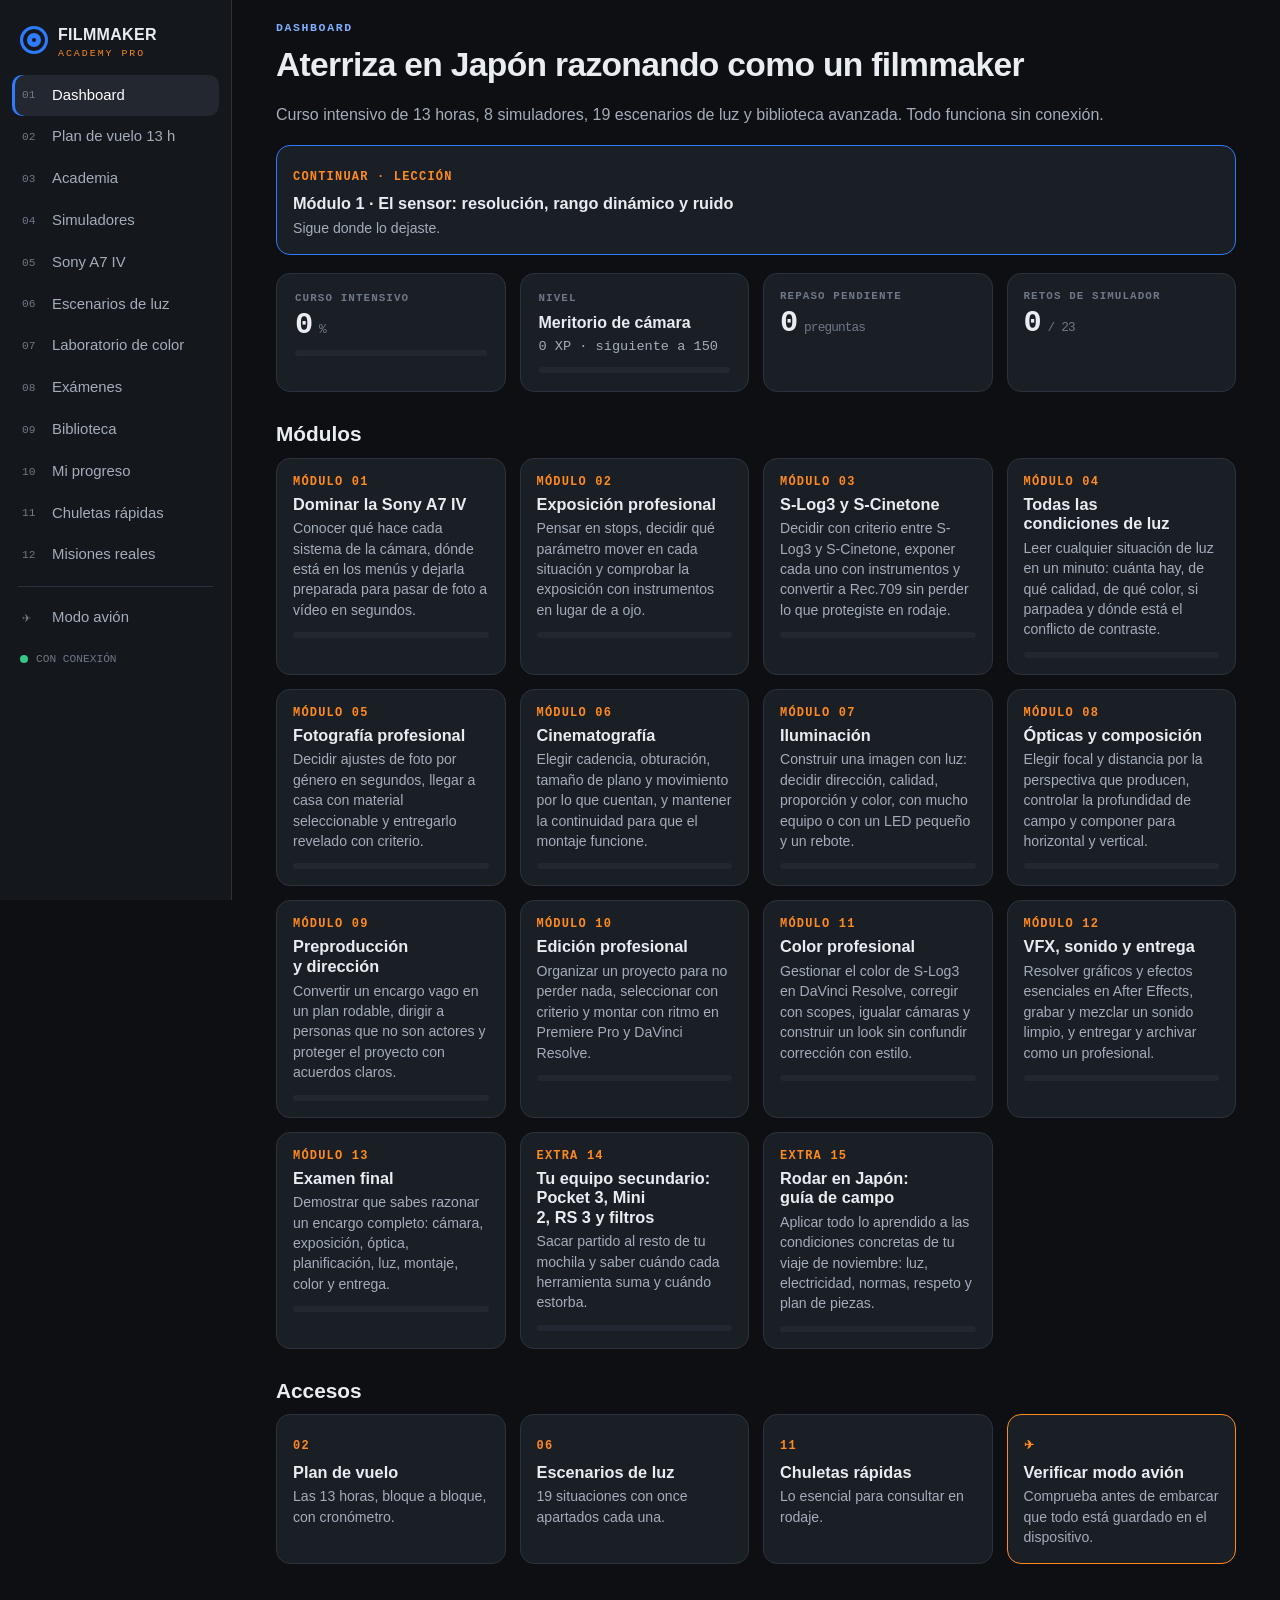
<file: academia/index.html>
<!doctype html>
<html lang="es">
<head>
<meta charset="utf-8">
<meta name="viewport" content="width=device-width, initial-scale=1, viewport-fit=cover">
<title>Filmmaker Academy Pro</title>
<meta name="description" content="Academia audiovisual interactiva y offline: Sony A7 IV, exposición, S-Log3, iluminación, montaje y color.">
<meta name="theme-color" content="#0d0f12">
<meta name="apple-mobile-web-app-capable" content="yes">
<meta name="mobile-web-app-capable" content="yes">
<meta name="apple-mobile-web-app-status-bar-style" content="black-translucent">
<meta name="apple-mobile-web-app-title" content="Academy Pro">
<link rel="manifest" href="manifest.webmanifest">
<link rel="icon" href="icon.svg" type="image/svg+xml">
<link rel="apple-touch-icon" href="apple-touch-icon.png">
<link rel="stylesheet" href="css/app.css">
</head>
<body>
<a class="skip" href="#main">Saltar al contenido</a>
<div id="shell">
  <nav id="side" aria-label="Navegación principal"></nav>
  <main id="main" tabindex="-1"><div class="boot">Cargando academia…</div></main>
  <nav id="tabs" aria-label="Navegación rápida"></nav>
</div>
<div id="toast" role="status" aria-live="polite"></div>
<noscript><p style="padding:2rem;color:#fff">Esta academia necesita JavaScript.</p></noscript>
<script src="precache-manifest.js"></script>
<script type="module" src="js/app.js"></script>
</body>
</html>
</file>
<file: academia/css/app.css>
:root{
  --bg:#0d0f12;--bg2:#14171c;--panel:#1a1e25;--panel2:#222730;--line:#2c323d;
  --tx:#e9edf2;--tx2:#a4adba;--tx3:#6f7887;
  --blue:#2f7bff;--blue2:#7fb0ff;--orange:#ff8a1f;--green:#35c98a;--red:#ff5263;--yellow:#ffd23f;
  --r:14px;--mono:ui-monospace,SFMono-Regular,Menlo,Consolas,monospace;
  --sans:-apple-system,BlinkMacSystemFont,"Segoe UI",Roboto,"Helvetica Neue",Arial,sans-serif;
  --sat:env(safe-area-inset-top,0px);--sab:env(safe-area-inset-bottom,0px);
}
*{box-sizing:border-box}
html{-webkit-text-size-adjust:100%;background:var(--bg)}
body{margin:0;background:var(--bg);color:var(--tx);font:16px/1.6 var(--sans);-webkit-font-smoothing:antialiased;overscroll-behavior-y:none}
a{color:var(--blue2);text-decoration:none}
a:hover{text-decoration:underline}
button,input,select,textarea{font:inherit;color:inherit}
:focus-visible{outline:2px solid var(--blue);outline-offset:2px;border-radius:6px}
.skip{position:absolute;left:-999px}.skip:focus{left:8px;top:8px;background:var(--blue);color:#fff;padding:8px 12px;z-index:99;border-radius:8px}
h1,h2,h3,h4{line-height:1.2;margin:0 0 .5em;text-wrap:balance}
h1{font-size:clamp(1.5rem,4vw,2.1rem);letter-spacing:-.02em}
h2{font-size:1.3rem}h3{font-size:1.1rem;margin-top:1.6em}h4{font-size:1rem;margin-top:1.3em;color:var(--blue2)}
p{margin:0 0 1em}
.mono{font-family:var(--mono);font-variant-numeric:tabular-nums}
.muted{color:var(--tx2)}.small{font-size:.85rem}
.eyebrow{font:600 .72rem/1 var(--mono);letter-spacing:.14em;text-transform:uppercase;color:var(--blue2);margin-bottom:.7rem;display:block}

#shell{display:grid;grid-template-columns:232px 1fr;min-height:100vh}
#side{background:var(--bg2);border-right:1px solid var(--line);padding:calc(18px + var(--sat)) 12px 18px;position:sticky;top:0;height:100vh;overflow:auto}
#side .brand{display:flex;gap:10px;align-items:center;padding:4px 8px 16px;font-weight:700;letter-spacing:.02em}
#side .brand i{width:28px;height:28px;border-radius:50%;border:3px solid var(--blue);box-shadow:inset 0 0 0 4px var(--bg2),inset 0 0 0 9px var(--blue);display:block;flex:none}
#side .brand small{display:block;font:500 .62rem var(--mono);color:var(--orange);letter-spacing:.2em}
#side a{display:flex;align-items:center;gap:10px;padding:9px 10px;border-radius:10px;color:var(--tx2);font-size:.93rem}
#side a:hover{background:var(--panel);text-decoration:none;color:var(--tx)}
#side a.on{background:var(--panel2);color:#fff;box-shadow:inset 3px 0 0 var(--blue)}
#side a b{font:500 .7rem var(--mono);color:var(--tx3);width:20px}
#side .sep{height:1px;background:var(--line);margin:10px 6px}
#side .rec{margin:14px 8px 0;font:500 .7rem var(--mono);color:var(--tx3);display:flex;gap:8px;align-items:center}
.dot{width:8px;height:8px;border-radius:50%;background:var(--green);display:inline-block}.dot.off{background:var(--orange)}
#main{padding:calc(22px + var(--sat)) clamp(16px,4vw,44px) 90px;max-width:1120px;width:100%;margin:0 auto;outline:none;min-width:0}
#tabs{display:none}
.boot{padding:4rem 0;color:var(--tx3);font-family:var(--mono)}

@media(max-width:880px){
  #shell{display:block}
  #side{display:none}
  #side.open{display:block;position:fixed;inset:0;z-index:40;height:auto;width:100%;padding-bottom:90px}
  #tabs{display:grid;grid-template-columns:repeat(5,1fr);position:fixed;left:0;right:0;bottom:0;z-index:50;background:rgba(20,23,28,.94);backdrop-filter:blur(12px);-webkit-backdrop-filter:blur(12px);border-top:1px solid var(--line);padding-bottom:var(--sab)}
  #tabs a,#tabs button{background:none;border:0;padding:9px 2px 8px;text-align:center;color:var(--tx3);font-size:.66rem;display:flex;flex-direction:column;align-items:center;gap:3px;min-height:52px}
  #tabs a:hover{text-decoration:none}
  #tabs .on{color:var(--blue2)}
  #tabs svg{width:22px;height:22px}
  #main{padding-bottom:calc(96px + var(--sab))}
}

.card{background:var(--panel);border:1px solid var(--line);border-radius:var(--r);padding:18px}
.card.flat{background:transparent}
.grid{display:grid;gap:14px}
.g2{grid-template-columns:repeat(auto-fit,minmax(280px,1fr))}
.g3{grid-template-columns:repeat(auto-fit,minmax(220px,1fr))}
.g4{grid-template-columns:repeat(auto-fit,minmax(150px,1fr))}
.row{display:flex;gap:10px;align-items:center;flex-wrap:wrap}
.sp{justify-content:space-between}
.mt{margin-top:18px}.mt2{margin-top:30px}.mb{margin-bottom:18px}
.btn{display:inline-flex;align-items:center;justify-content:center;gap:8px;background:var(--blue);color:#fff;border:0;border-radius:10px;padding:10px 16px;font-weight:600;cursor:pointer;min-height:44px;text-decoration:none!important}
.btn:hover{filter:brightness(1.1)}
.btn.ghost{background:var(--panel2);border:1px solid var(--line);color:var(--tx)}
.btn.warn{background:var(--orange);color:#1a1000}
.btn.sm{padding:6px 12px;min-height:36px;font-size:.88rem}
.btn:disabled{opacity:.4;cursor:not-allowed}
.chip{display:inline-block;font:600 .68rem/1 var(--mono);letter-spacing:.06em;padding:5px 8px;border-radius:6px;background:var(--panel2);color:var(--tx2);border:1px solid var(--line);text-transform:uppercase;white-space:nowrap}
.chip.b{color:var(--blue2);border-color:#254a8f}.chip.o{color:var(--orange);border-color:#7a4a1c}.chip.g{color:var(--green);border-color:#1f6b4c}.chip.r{color:var(--red);border-color:#7c2a33}
.bar{height:6px;background:var(--panel2);border-radius:3px;overflow:hidden}
.bar>i{display:block;height:100%;background:var(--blue);border-radius:3px;transition:width .3s}
.bar.o>i{background:var(--orange)}.bar.g>i{background:var(--green)}
.stat{font:700 1.9rem/1 var(--mono);letter-spacing:-.03em}
.stat small{font-size:.8rem;color:var(--tx3);font-weight:500}
.lbl{font:600 .68rem var(--mono);letter-spacing:.1em;text-transform:uppercase;color:var(--tx3);margin-bottom:6px;display:block}
.tile{display:block;background:var(--panel);border:1px solid var(--line);border-radius:var(--r);padding:16px;color:var(--tx);transition:border-color .15s,transform .15s}
.tile:hover{border-color:var(--blue);text-decoration:none;transform:translateY(-1px)}
.tile h3{margin:6px 0 4px;font-size:1.02rem}
.tile p{margin:0;color:var(--tx2);font-size:.88rem;line-height:1.45}
.tile .n{font:700 .75rem var(--mono);color:var(--orange);letter-spacing:.1em}
.list{list-style:none;margin:0;padding:0}
.list li{border-bottom:1px solid var(--line)}
.list li:last-child{border:0}
.list a,.list label{display:flex;gap:12px;align-items:center;padding:12px 4px;color:var(--tx)}
.list a:hover{text-decoration:none;background:rgba(255,255,255,.03)}
.list .ok{color:var(--green)}
.crumbs{font:500 .78rem var(--mono);color:var(--tx3);margin-bottom:14px;display:flex;gap:8px;flex-wrap:wrap}
.tabsbar{display:flex;gap:6px;overflow-x:auto;margin:14px 0 18px;padding-bottom:4px;scrollbar-width:none}
.tabsbar::-webkit-scrollbar{display:none}
.tabsbar button,.tabsbar a{white-space:nowrap;background:var(--panel);border:1px solid var(--line);border-radius:999px;padding:8px 14px;color:var(--tx2);cursor:pointer;font-size:.88rem;min-height:38px}
.tabsbar .on{background:var(--blue);border-color:var(--blue);color:#fff}

/* prose */
.prose{max-width:72ch}
.prose ul,.prose ol{padding-left:1.25em;margin:0 0 1em}
.prose li{margin:.3em 0}
.prose code{font-family:var(--mono);font-size:.88em;background:var(--panel2);padding:1px 6px;border-radius:5px;color:var(--blue2)}
.prose strong{color:#fff}
.tw{overflow-x:auto;margin:0 0 1.2em;border:1px solid var(--line);border-radius:10px}
table{border-collapse:collapse;width:100%;font-size:.9rem}
th,td{padding:9px 12px;text-align:left;border-bottom:1px solid var(--line);vertical-align:top}
th{font:600 .7rem var(--mono);letter-spacing:.08em;text-transform:uppercase;color:var(--tx3);background:var(--bg2)}
tr:last-child td{border-bottom:0}
.call{border:1px solid var(--line);border-left:3px solid var(--tx3);background:var(--bg2);border-radius:10px;padding:12px 14px;margin:0 0 1.1em}
.call .chip{margin-right:8px;vertical-align:1px}
.call.OFICIAL{border-left-color:var(--blue)}.call.OFICIAL .chip{color:var(--blue2)}
.call.PRINCIPIO{border-left-color:var(--green)}.call.PRINCIPIO .chip{color:var(--green)}
.call.PRACTICA{border-left-color:#b7c0cc}
.call.OPINION,.call.DEBATIDO{border-left-color:var(--yellow)}.call.OPINION .chip,.call.DEBATIDO .chip{color:var(--yellow)}
.call.ESTETICA{border-left-color:#c58bff}.call.ESTETICA .chip{color:#c58bff}
.call.OJO{border-left-color:var(--orange);background:#1f1710}.call.OJO .chip{color:var(--orange)}
.call.MODELO{border-left-color:var(--orange)}.call.MODELO .chip{color:var(--orange)}
details.think{border:1px dashed #35507f;border-radius:10px;padding:10px 14px;margin:0 0 1.1em;background:#111a2a}
details.think summary{cursor:pointer;font-weight:600;color:var(--blue2)}
details.think[open] summary{margin-bottom:8px}
figure{margin:0 0 1.3em}
figure svg{width:100%;height:auto;max-width:640px;display:block;background:var(--bg2);border:1px solid var(--line);border-radius:10px}
figcaption{font-size:.8rem;color:var(--tx3);margin-top:6px}

/* quiz */
.q{margin-bottom:16px}
.q h3{margin-top:0;font-size:1.05rem;line-height:1.4}
.opt{display:block;width:100%;text-align:left;background:var(--panel2);border:1px solid var(--line);border-radius:10px;padding:12px 14px;margin:8px 0;cursor:pointer;min-height:48px;line-height:1.4}
.opt:hover:not(:disabled){border-color:var(--blue)}
.opt.sel{border-color:var(--blue);background:#17243d}
.opt.right{border-color:var(--green);background:#12281f}
.opt.wrong{border-color:var(--red);background:#2b151a}
.fb{border-radius:10px;padding:12px 14px;margin-top:8px;font-size:.93rem}
.fb.ok{background:#12281f;border:1px solid #1f6b4c}
.fb.ko{background:#2b151a;border:1px solid #7c2a33}
.fb b{display:block;margin-bottom:4px}

/* forms / sims */
.ctl{display:grid;gap:4px;margin-bottom:12px}
.ctl label,.ctl .lab{display:flex;justify-content:space-between;font-size:.82rem;color:var(--tx2)}
.ctl output,.ctl .val{font-family:var(--mono);color:#fff}
input[type=range]{width:100%;accent-color:var(--blue);height:28px;margin:0}
select,input[type=text],input[type=number],textarea{background:var(--bg2);border:1px solid var(--line);border-radius:8px;padding:9px 10px;width:100%;min-height:42px}
textarea{min-height:90px;resize:vertical}
input[type=checkbox]{width:20px;height:20px;accent-color:var(--blue);flex:none}
.sim{display:grid;grid-template-columns:minmax(0,1.5fr) minmax(250px,1fr);gap:16px;align-items:start}
@media(max-width:780px){
  .sim{display:flex;flex-direction:column;gap:10px;align-items:stretch}
  .sim>div:not(.cam){display:contents}
  .sim [id$="-goals"]{order:8}.sim .note{order:9}
  .sim>div:first-child>.screen,.sim>div:first-child>canvas.scope:first-child,.sim>div:first-child>.grid:first-child{position:sticky;top:calc(var(--sat) + 4px);z-index:6;box-shadow:0 10px 18px rgba(0,0,0,.55)}
  .sim>div:first-child>.grid:first-child{background:var(--panel)}
}
.screen{position:relative;background:#000;border-radius:12px;overflow:hidden;border:1px solid var(--line)}
.screen canvas{display:block;width:100%;height:auto;image-rendering:auto}
.hud{position:absolute;left:0;right:0;bottom:0;display:flex;gap:10px;flex-wrap:wrap;padding:6px 10px;background:linear-gradient(transparent,rgba(0,0,0,.75));font:600 .72rem var(--mono);color:#fff}
.hud.top{bottom:auto;top:0;background:linear-gradient(rgba(0,0,0,.7),transparent)}
.hud .w{color:var(--orange)}.hud .g{color:var(--green)}
.scope{background:#05070a;border:1px solid var(--line);border-radius:8px;width:100%;display:block}
.readout{display:grid;grid-template-columns:repeat(auto-fit,minmax(110px,1fr));gap:8px;margin:10px 0}
.readout div{background:var(--bg2);border:1px solid var(--line);border-radius:8px;padding:8px 10px}
.readout b{display:block;font:600 1rem var(--mono)}
.readout span{font:500 .64rem var(--mono);letter-spacing:.08em;color:var(--tx3);text-transform:uppercase}
.goal{border:1px solid var(--line);border-radius:10px;padding:10px 12px;margin-top:8px;font-size:.9rem;background:var(--bg2)}
.goal.done{border-color:#1f6b4c;background:#12281f}
.goal .st{font:600 .7rem var(--mono);color:var(--orange)}.goal.done .st{color:var(--green)}
.note{font-size:.82rem;color:var(--tx2);border-top:1px dashed var(--line);padding-top:10px;margin-top:12px}
.seg{display:flex;gap:4px;flex-wrap:wrap}
.seg button{background:var(--bg2);border:1px solid var(--line);border-radius:8px;padding:7px 11px;cursor:pointer;font-size:.84rem;min-height:38px}
.seg button.on{background:var(--blue);border-color:var(--blue);color:#fff}
#toast{position:fixed;left:50%;bottom:calc(84px + var(--sab));transform:translateX(-50%) translateY(20px);background:#fff;color:#111;padding:10px 16px;border-radius:10px;font-weight:600;font-size:.9rem;opacity:0;pointer-events:none;transition:.25s;z-index:99;max-width:90vw}
#toast.show{opacity:1;transform:translateX(-50%)}
.kv{display:grid;grid-template-columns:minmax(120px,38%) 1fr;gap:6px 14px;font-size:.92rem}
.kv dt{color:var(--tx3)}.kv dd{margin:0}
.timeline{display:flex;gap:3px;overflow-x:auto;padding:8px;background:#07090c;border:1px solid var(--line);border-radius:10px;min-height:86px;align-items:stretch}
.clip{flex:none;border-radius:6px;padding:6px 8px;font-size:.72rem;line-height:1.25;color:#fff;cursor:pointer;border:2px solid transparent;position:relative;overflow:hidden;min-width:44px}
.clip.sel{border-color:#fff}
.clip small{display:block;opacity:.8;font-family:var(--mono)}
.bin{display:grid;grid-template-columns:repeat(auto-fill,minmax(140px,1fr));gap:8px}
.bin .clip{min-height:62px}
.bin .clip.used{opacity:.35}
.cam{background:linear-gradient(#23272e,#14171b);border:1px solid #3a404b;border-radius:16px;padding:14px}
.lcd{background:#000;border:2px solid #333;border-radius:8px;padding:10px;font:500 .78rem var(--mono);min-height:210px}
.lcd .hl{color:var(--orange)}
.menu-row{display:flex;justify-content:space-between;gap:10px;padding:9px 8px;border-bottom:1px solid #1d2027;cursor:pointer;background:none;border-left:0;border-right:0;border-top:0;width:100%;text-align:left;font:inherit}
.menu-row:hover{background:#12161c}
.menu-row span:last-child{color:var(--blue2);text-align:right}
.dial{display:flex;gap:4px;flex-wrap:wrap;margin-bottom:10px}
.dial button{width:44px;height:44px;border-radius:50%;background:#0c0e11;border:2px solid #444;font:700 .8rem var(--mono);cursor:pointer}
.dial button.on{border-color:var(--orange);color:var(--orange)}
.stage{touch-action:none;background:#0a0c10;border:1px solid var(--line);border-radius:12px;width:100%;display:block}
.timer{font:700 1.4rem var(--mono);color:var(--orange)}
.badge-lvl{display:inline-flex;align-items:center;gap:8px;font:600 .8rem var(--mono);color:var(--orange);border:1px solid #7a4a1c;border-radius:999px;padding:5px 12px}
@media print{#side,#tabs,.btn,.tabsbar{display:none!important}body{background:#fff;color:#000}.card{border:0}}
@media(prefers-reduced-motion:reduce){*{transition:none!important;animation:none!important}}

/* práctica guiada */
.coach{background:var(--bg2);border:1px solid var(--line);border-radius:12px;padding:14px;margin-bottom:14px}
.coach.on{border-color:var(--blue);box-shadow:0 0 0 1px rgba(47,123,255,.25)}
.coach.win{border-color:var(--green);background:#0f2219}
.coach-how summary{cursor:pointer;font-weight:600;color:var(--blue2)}
.coach-how ol{margin:8px 0 0;padding-left:1.2em;font-size:.9rem;color:var(--tx2)}
.coach-how li{margin:4px 0}
.coach-goal{display:flex;gap:12px;align-items:center;width:100%;text-align:left;background:var(--panel);border:1px solid var(--line);border-radius:10px;padding:11px 12px;margin:6px 0;cursor:pointer;line-height:1.35}
.coach-goal:hover{border-color:var(--blue)}
.coach-goal.done{border-color:#1f6b4c}
.coach-n{flex:none;width:28px;height:28px;border-radius:50%;display:grid;place-items:center;background:var(--panel2);font:700 .8rem var(--mono);color:var(--orange)}
.coach-goal.done .coach-n{background:#12281f;color:var(--green)}
.coach-go{flex:none;font:600 .78rem var(--mono);color:var(--blue2)}
.coach-list{list-style:none;margin:0;padding:0}
.coach-list li{display:flex;gap:10px;align-items:flex-start;padding:7px 0;border-bottom:1px dashed var(--line);font-size:.92rem;line-height:1.35}
.coach-list li:last-child{border:0}
.coach-tick{flex:none;width:22px;height:22px;border-radius:50%;display:grid;place-items:center;border:1.5px solid var(--orange);color:var(--orange);font-size:.8rem;font-weight:700;transition:.2s}
.coach-list li.ok .coach-tick{background:var(--green);border-color:var(--green);color:#03140c}
.coach-list li.ok>span:last-child{color:var(--tx2)}
.coach-det{display:block;font-size:.8rem;color:var(--tx3);margin-top:2px;line-height:1.35}
.coach-list li:not(.ok) .coach-det{color:var(--orange)}
.coach-hint,.coach-sol{background:#1f1a10;border:1px solid #7a4a1c;border-radius:8px;padding:9px 11px;margin-top:8px;font-size:.88rem}
.coach-hint b,.coach-sol b{display:block;color:var(--orange);font:600 .7rem var(--mono);letter-spacing:.08em;text-transform:uppercase;margin-bottom:3px}
.coach-sol{background:#17243d;border-color:#254a8f}.coach-sol b{color:var(--blue2)}
.ctl .hint{font-size:.74rem;color:var(--tx3);line-height:1.3}
.coach-goal .muted{display:-webkit-box;-webkit-line-clamp:2;-webkit-box-orient:vertical;overflow:hidden}
.coach-mini{position:fixed;left:50%;transform:translateX(-50%);bottom:calc(16px + var(--sab));z-index:45;display:flex;gap:10px;align-items:center;width:min(560px,calc(100% - 24px));background:#17243d;border:1px solid var(--blue);border-radius:12px;padding:10px 12px;color:var(--tx);text-align:left;cursor:pointer;box-shadow:0 8px 24px rgba(0,0,0,.5)}
.coach-mini[hidden]{display:none}
.coach-mini-n{flex:none;font:700 .8rem var(--mono);color:var(--orange);border:1.5px solid var(--orange);border-radius:999px;padding:3px 8px}
.coach-mini-t{flex:1;font-size:.86rem;line-height:1.3;overflow:hidden;display:-webkit-box;-webkit-line-clamp:2;-webkit-box-orient:vertical}
.coach-mini-up{flex:none;font:600 .72rem var(--mono);color:var(--blue2)}
@media(max-width:880px){.coach-mini{bottom:calc(64px + var(--sab))}}
@media(max-width:600px){.coach-go{font-size:0}.coach-go::after{content:'›';font-size:1.5rem;color:var(--blue2)}}
.coach-goal .muted{margin-top:2px}
@media(max-width:880px){#toast{bottom:calc(150px + var(--sab))}}
</file>
